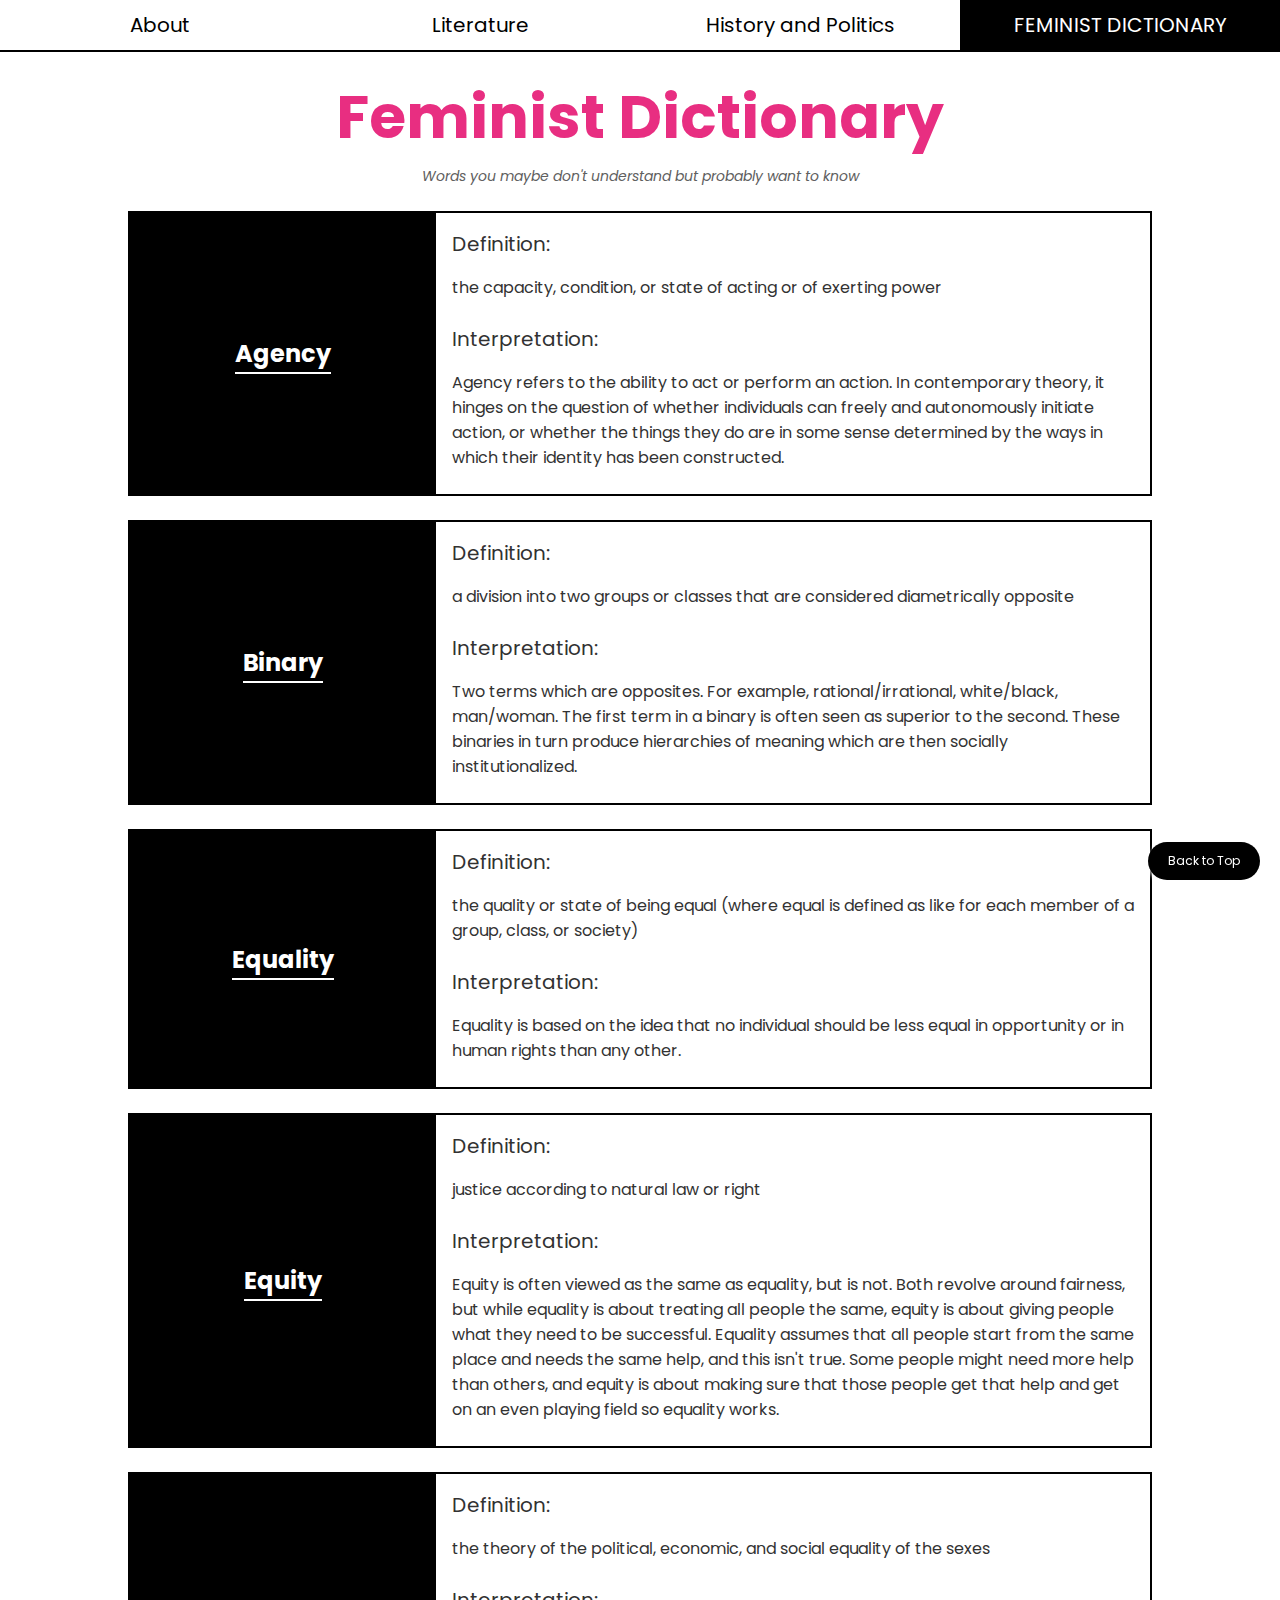
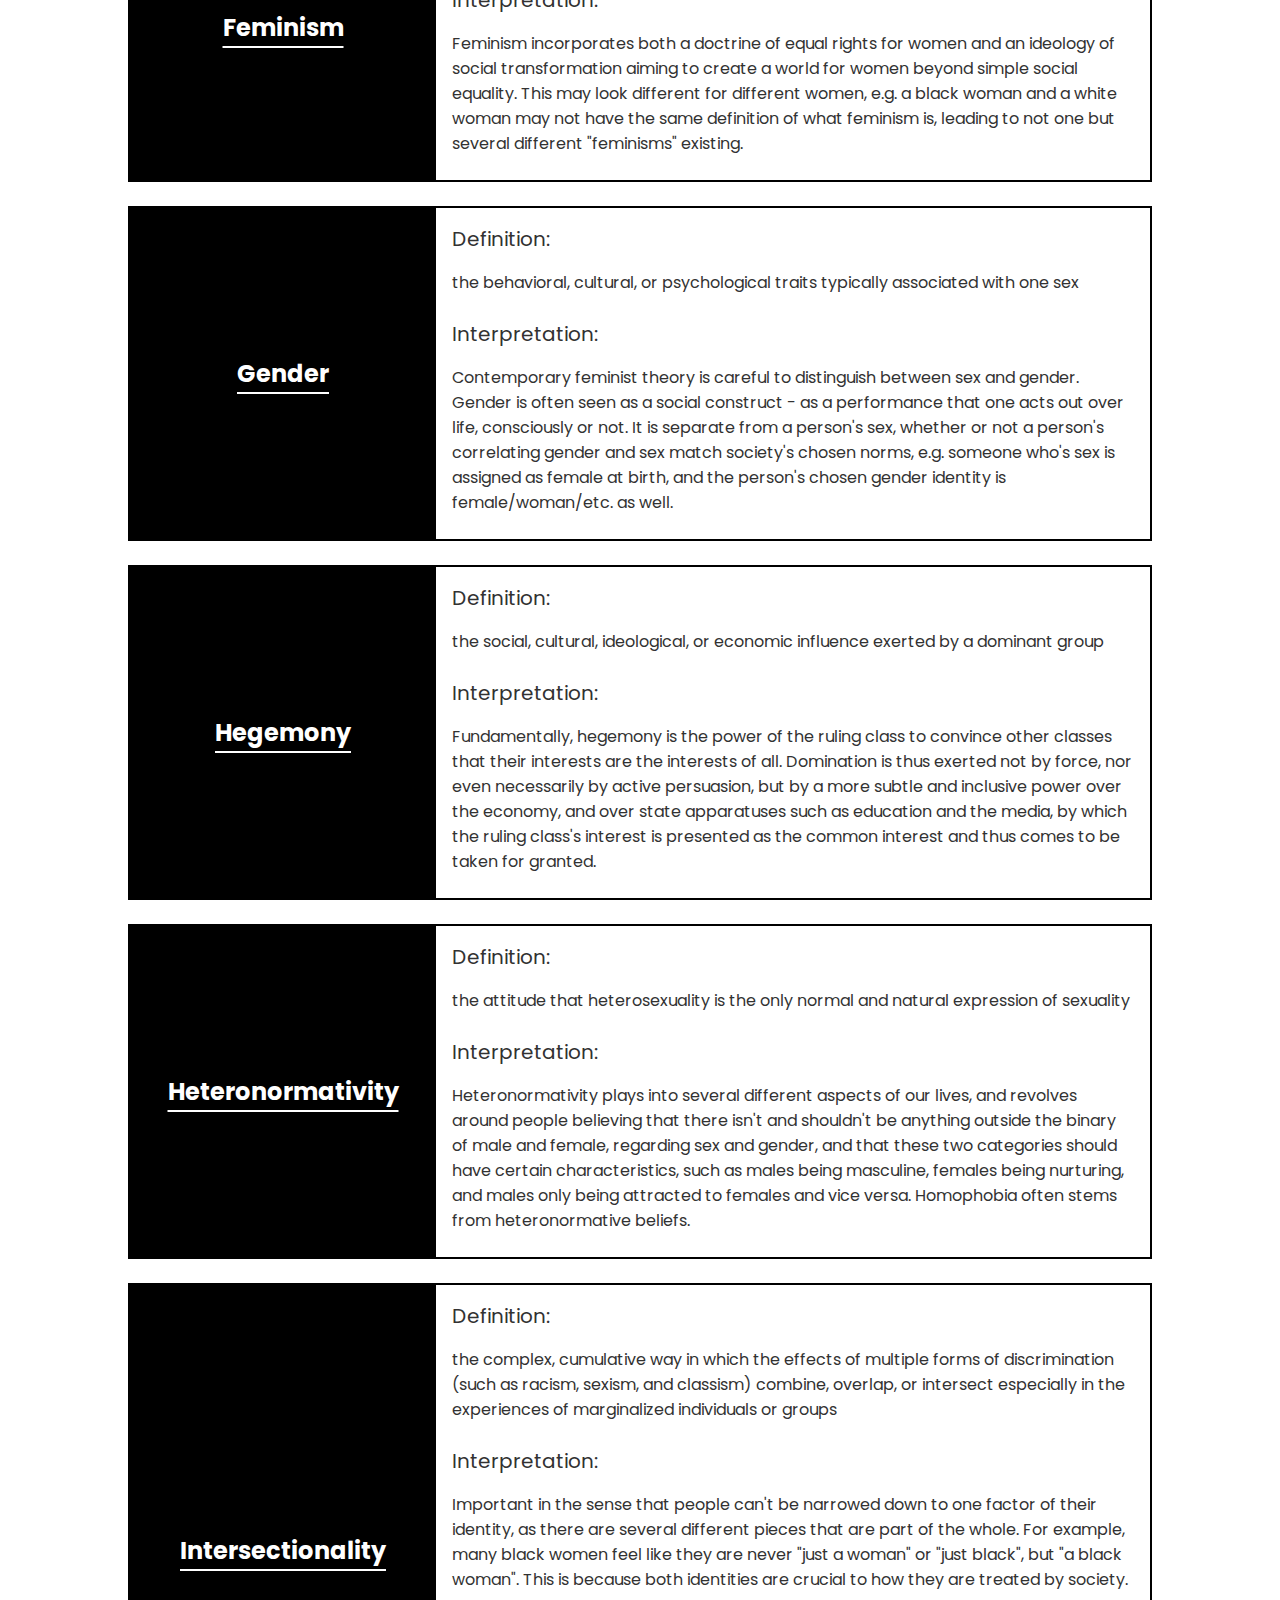
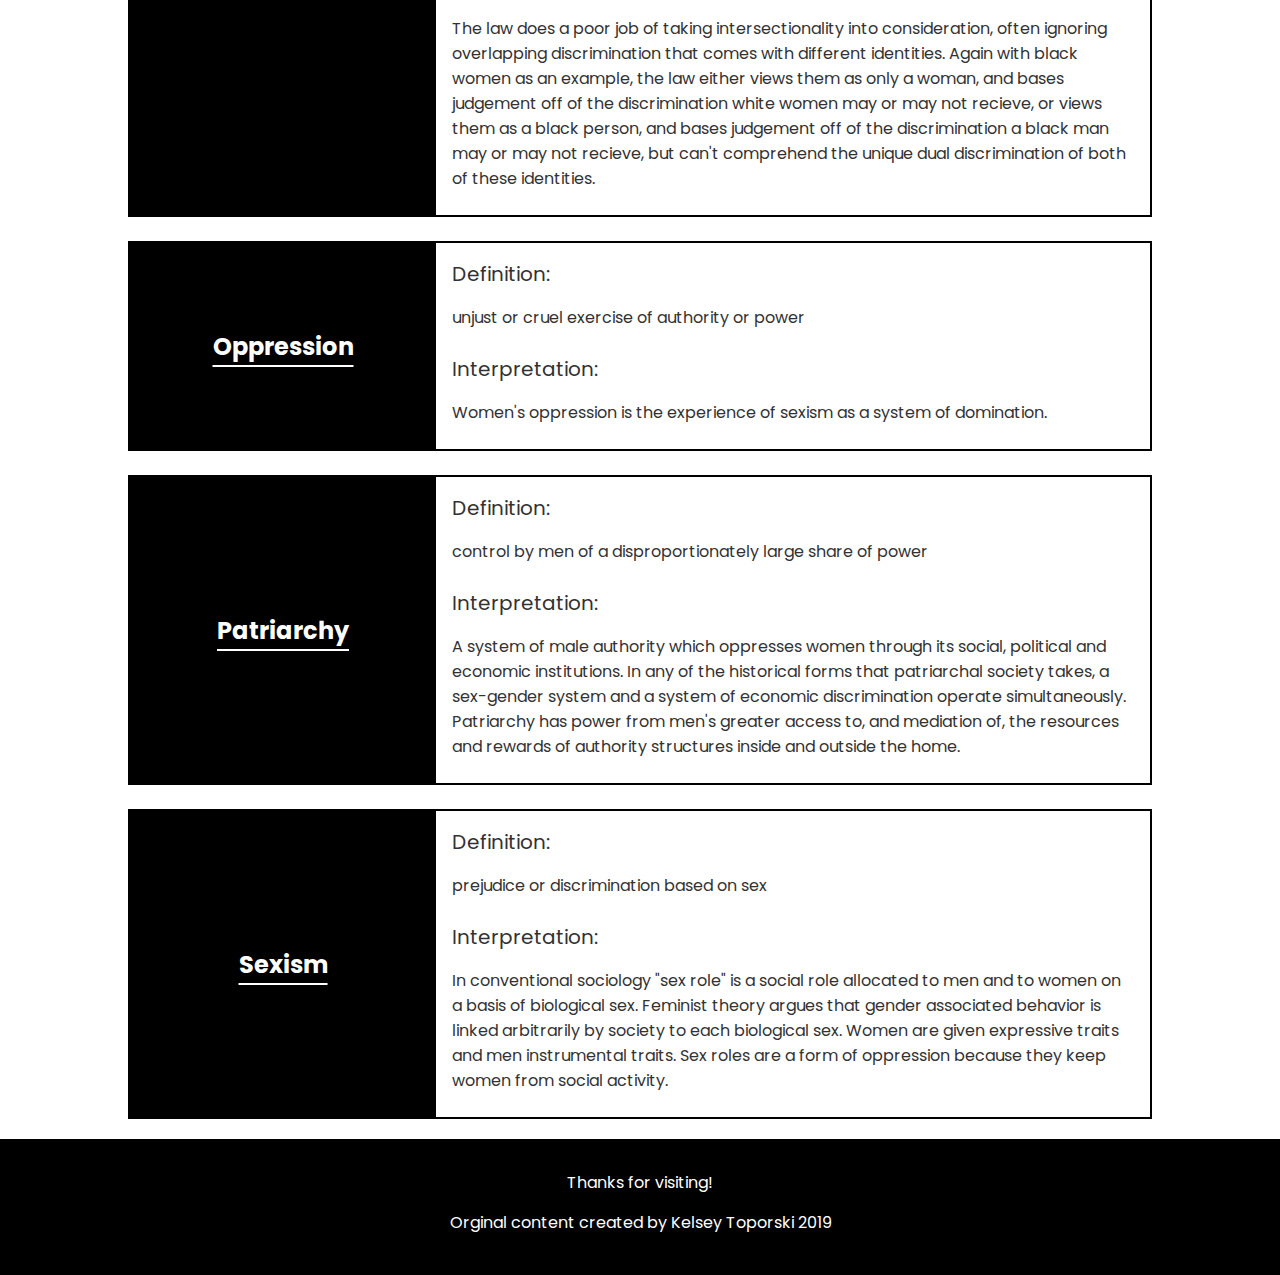
<file: femdict.html>
<!DOCTYPE html>
<html lang="en">
<head>
  <meta charset="UTF-8">

  <meta name="viewport" content="width=device-width, initial-scale=1.0">

  <!-- connects to the stylesheets -->
  <link rel="stylesheet" href="css/reset.css">
  <link rel="stylesheet" href="css/style.css">
  <!-- connect to a Google font -->  
  <link href='https://fonts.googleapis.com/css?family=Poppins' rel='stylesheet'>
  <!-- connect to a Font Aweseom font -->
  <!-- connect to a favicon -->
  <link rel="icon" href="images/pixheart.ico">

  <title>Women's Web - Dictionary</title>
</head>

<body>
  <a class="skip" href = "#mainstuff">Skip to Main Content</a>
  <header>
    <nav class="navbar">
        <ul>
          <li><a href="index.html">About</a></li>
          <li><a href="literature.html">Literature</a></li>
          <li><a href="history.html">History and Politics</a></li>
          <li><a class="current" href="femdict.html">Feminist Dictionary</a></li>
        </ul>
    </nav>
      <!-- definitions from meriam webster -->
      <!-- interpretations from
            The Dictionary of Feminist Theory - Maggie Humm,
            Key Concepts In Post-Colonial Studies - Ashcroft, Bill, Gareth Griffiths, and Helen Tiffin,
            or myself -->
      <!-- interpretation of equity from https://everydayfeminism.com/2014/09/equality-is-not-enough/ -->

    <h1>Feminist Dictionary</h1>

  </header>

  <main id="mainstuff">
      <p class="explain">Words you maybe don't understand but probably want to know</p>

      <!-- definitions from meriam webster -->
      <!-- interpretations from
            The Dictionary of Feminist Theory - Maggie Humm,
            Key Concepts In Post-Colonial Studies - Ashcroft, Bill, Gareth Griffiths, and Helen Tiffin,
            or myself -->
      <!-- interpretation of equity from https://everydayfeminism.com/2014/09/equality-is-not-enough/ -->

      <dl>
      <div>
        <dt>Agency</dt>
        <dd>Definition:
          <p>
            the capacity, condition, or state of acting or of exerting power
          </p>
        Interpretation:
          <p>
            Agency refers to the ability to act or perform an action. In contemporary theory, it hinges on the question of whether individuals can freely and autonomously initiate action, or whether the things they do are in some sense determined by the ways in which their identity has been constructed.
          </p></dd>
        </div>

        <div>
        <dt>Binary</dt>
        <dd>Definition:
          <p>
            a division into two groups or classes that are considered diametrically opposite
          </p>
        Interpretation:
          <p>
            Two terms which are opposites. For example, rational/irrational, white/black, man/woman. The first term in a binary is often seen as superior to the second. These binaries in turn produce hierarchies of meaning which are then socially institutionalized.
          </p></dd>
        </div>
        
        <div>
        <dt>Equality</dt>
        <dd>Definition:
          <p>
            the quality or state of being equal (where equal is defined as like for each member of a group, class, or society)
          </p>
        Interpretation:
          <p>
            Equality is based on the idea that no individual should be less equal in opportunity or in human rights than any other.
          </p></dd>
        </div>
        
        <div> 
        <dt>Equity</dt>
        <dd>Definition:
          <p>
            justice according to natural law or right
          </p>
        Interpretation:
          <p>
            Equity is often viewed as the same as equality, but is not. Both revolve around fairness, but while equality is about treating all people the same, equity is about giving people what they need to be successful. Equality assumes that all people start from the same place and needs the same help, and this isn't true. Some people might need more help than others, and equity is about making sure that those people get that help and get on an even playing field so equality works.
          </p></dd>
        </div>
        
        <div>
        <dt>Feminism</dt>
        <dd>Definition:
          <p>
            the theory of the political, economic, and social equality of the sexes
          </p>
        Interpretation:
          <p>
            Feminism incorporates both a doctrine of equal rights for women and an ideology of social transformation aiming to create a world for women beyond simple social equality. This may look different for different women, e.g. a black woman and a white woman may not have the same definition of what feminism is, leading to not one but several different "feminisms" existing.
          </p></dd>
        </div>
       
        <div>
        <dt>Gender</dt>
        <dd>Definition:
          <p>
            the behavioral, cultural, or psychological traits typically associated with one sex
          </p>
        Interpretation:
          <p>
            Contemporary feminist theory is careful to distinguish between sex and gender. Gender is often seen as a social construct - as a performance that one acts out over life, consciously or not. It is separate from a person's sex, whether or not a person's correlating gender and sex match society's chosen norms, e.g. someone who's sex is assigned as female at birth, and the person's chosen gender identity is female/woman/etc. as well.
          </p></dd>
        </div>
        
        <div>
        <dt>Hegemony</dt>
        <dd>Definition:
          <p>
            the social, cultural, ideological, or economic influence exerted by a dominant group
          </p>
        Interpretation:
          <p>
            Fundamentally, hegemony is the power of the ruling class to convince other classes that their interests are the interests of all.  Domination is thus exerted not by force, nor even necessarily by active persuasion, but by a more subtle and inclusive power over the economy, and over state apparatuses such as education and the media, by which the ruling class's interest is presented as the common interest and thus comes to be taken for granted.
          </p></dd>
        </div>
       
        <div> 
        <dt>Heteronormativity</dt>
        <dd>Definition:
          <p>
            the attitude that heterosexuality is the only normal and natural expression of sexuality
          </p>
        Interpretation:
          <p>
            Heteronormativity plays into several different aspects of our lives, and revolves around people believing that there isn't and shouldn't be anything outside the binary of male and female, regarding sex and gender, and that these two categories should have certain characteristics, such as males being masculine, females being nurturing, and males only being attracted to females and vice versa. Homophobia often stems from heteronormative beliefs.
          </p></dd>
        </div>
        
        <div> 
        <dt>Intersectionality</dt>
        <dd>Definition:
          <p>
            the complex, cumulative way in which the effects of multiple forms of discrimination (such as racism, sexism, and classism) combine, overlap, or intersect especially in the experiences of marginalized individuals or groups
          </p>
        Interpretation:
          <p>
            Important in the sense that people can't be narrowed down to one factor of their identity, as there are several different pieces that are part of the whole. For example, many black women feel like they are never "just a woman" or "just black", but "a black woman". This is because both identities are crucial to how they are treated by society.
          </p>
          <p>
            The law does a poor job of taking intersectionality into consideration, often ignoring overlapping discrimination that comes with different identities. Again with black women as an example, the law either views them as only a woman, and bases judgement off of the discrimination white women may or may not recieve, or views them as a black person, and bases judgement off of the discrimination a black man may or may not recieve, but can't comprehend the unique dual discrimination of both of these identities.
          </p></dd>
        </div>
           
        <div>
        <dt>Oppression</dt>
        <dd>Definition:
          <p>
            unjust or cruel exercise of authority or power
          </p>
        Interpretation:
          <p>
            Women's oppression is the experience of sexism as a system of domination.
          </p></dd>
        </div>
       
        <div>
        <dt>Patriarchy</dt>
        <dd>Definition:
          <p>
            control by men of a disproportionately large share of power
          </p>
        Interpretation:
          <p>
            A system of male authority which oppresses women through its social, political and economic institutions. In any of the historical forms that patriarchal society takes, a sex-gender system and a system of economic discrimination operate simultaneously. Patriarchy has power from men's greater access to, and mediation of, the resources and rewards of authority structures inside and outside the home.
          </p></dd>
        </div>
             
        <div>
        <dt>Sexism</dt>
        <dd>Definition:
          <p>
            prejudice or discrimination based on sex
          </p>
        Interpretation:
          <p>
            In conventional sociology "sex role" is a social role allocated to men and to women on a basis of biological sex. Feminist theory argues that gender associated behavior is linked arbitrarily by society to each biological sex. Women are given expressive traits and men instrumental traits. Sex roles are a form of oppression because they keep women from social activity.
          </p></dd>
        </div>
      </dl> 

    </main>

    <footer>
      <p class="thanks">
        Thanks for visiting! <i class="far fa-grin"></i>
      </p>
      <p>Orginal content created by Kelsey Toporski 2019</p>
    <div class="button-container">
      <a href="#top" class="tops">Back to Top</a>
    </div>
    </footer>

</body>
</html>
</file>
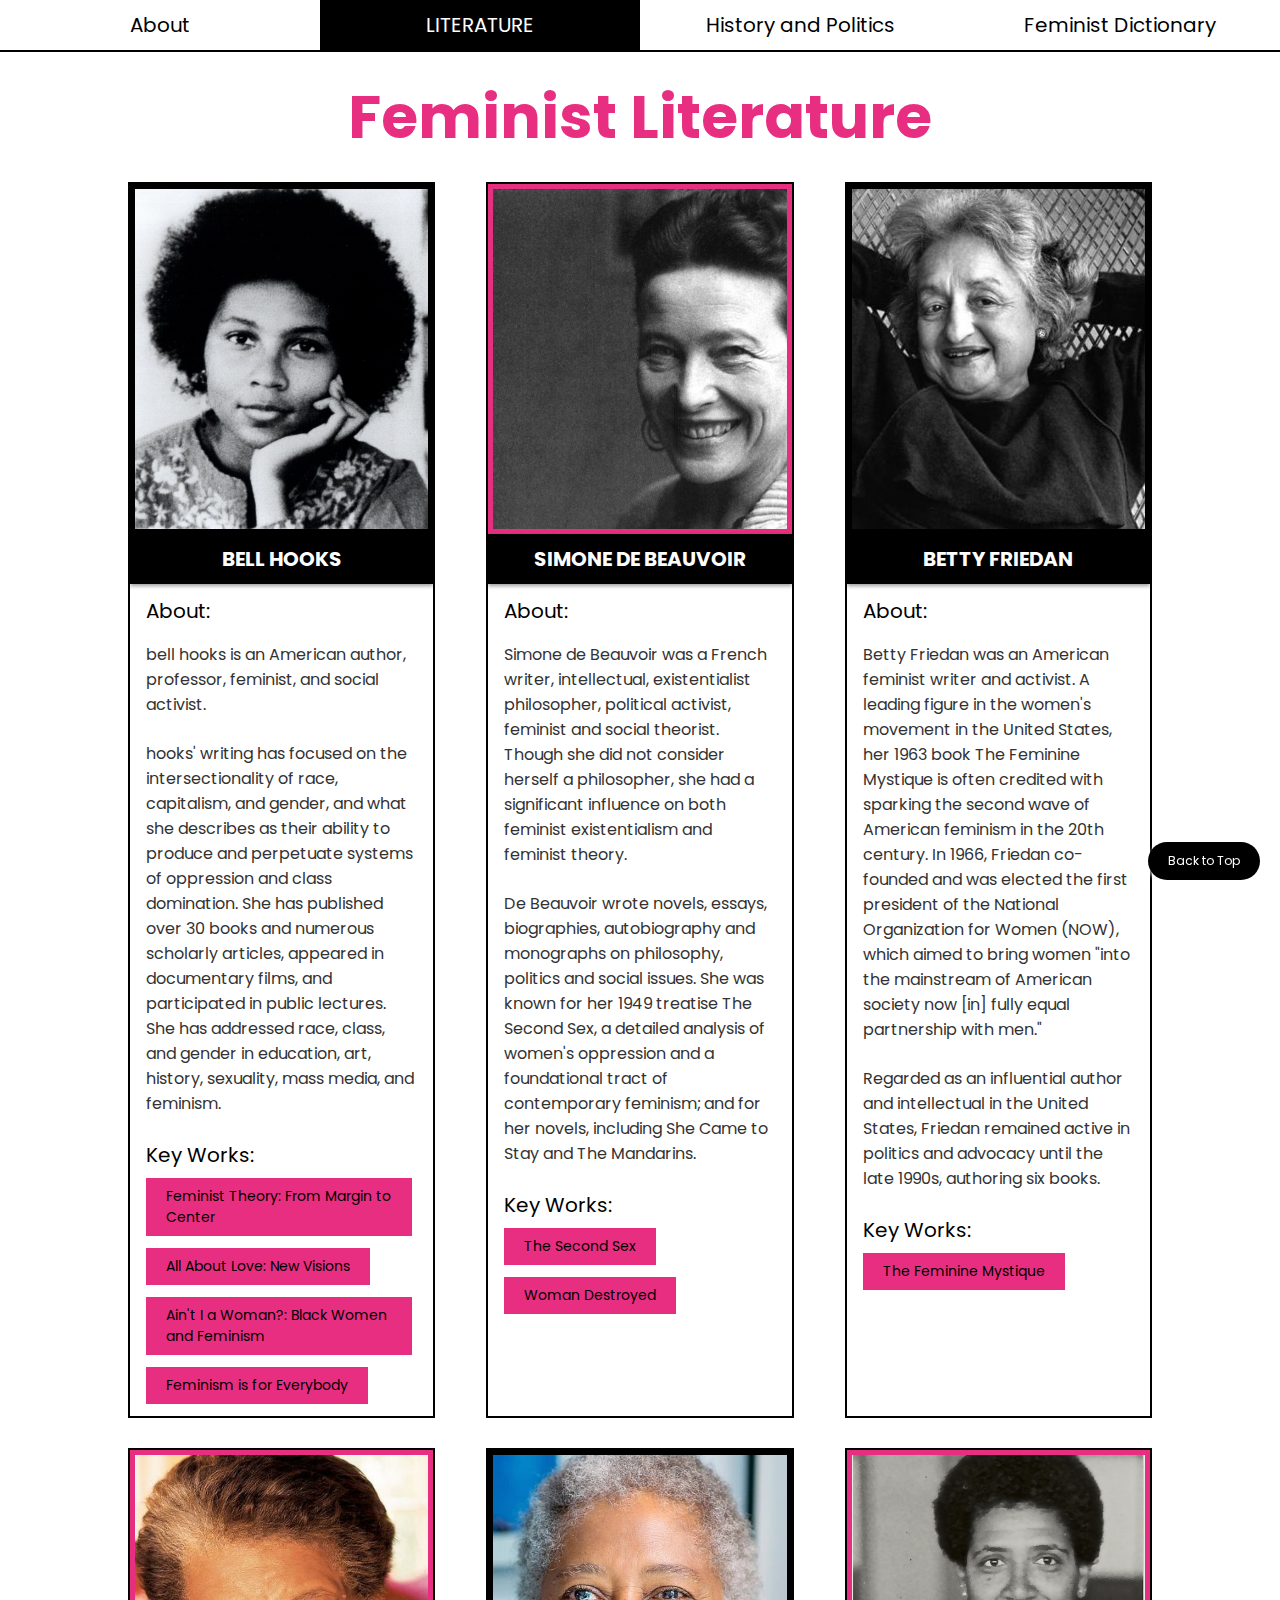
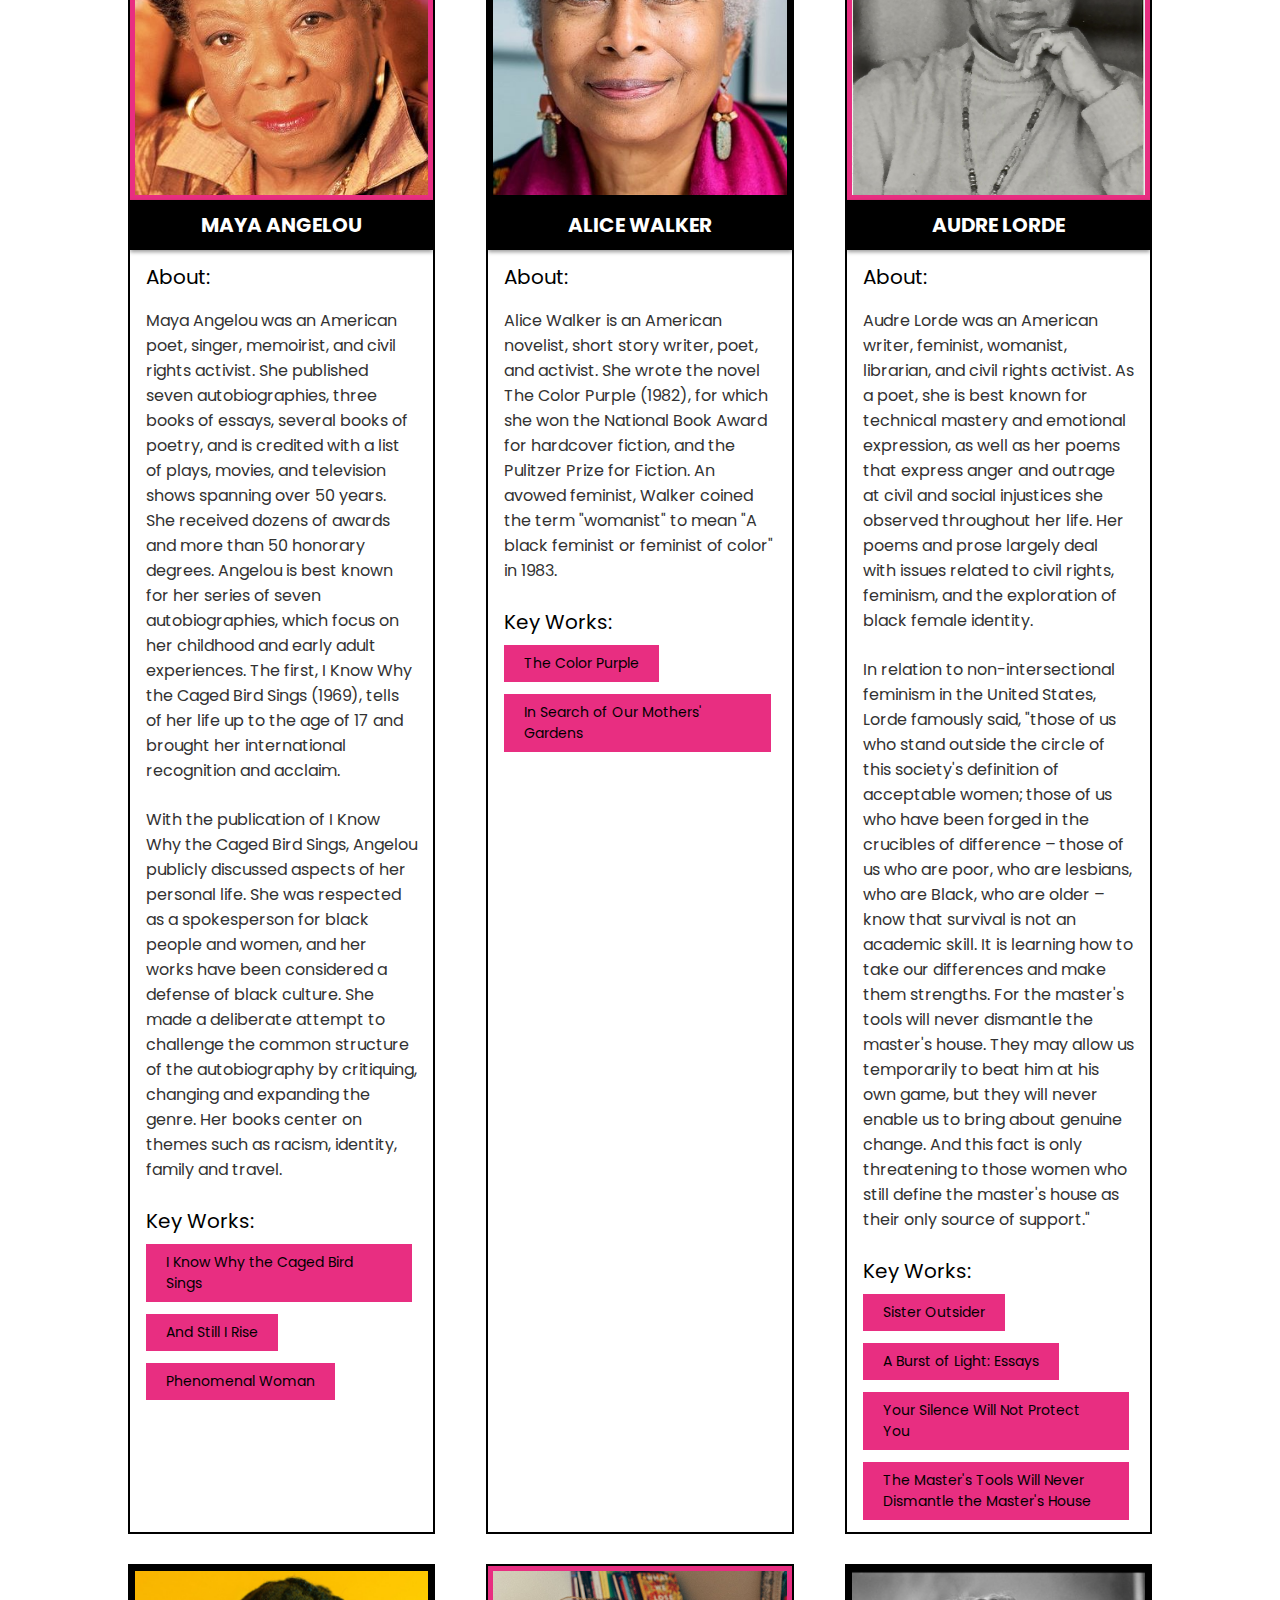
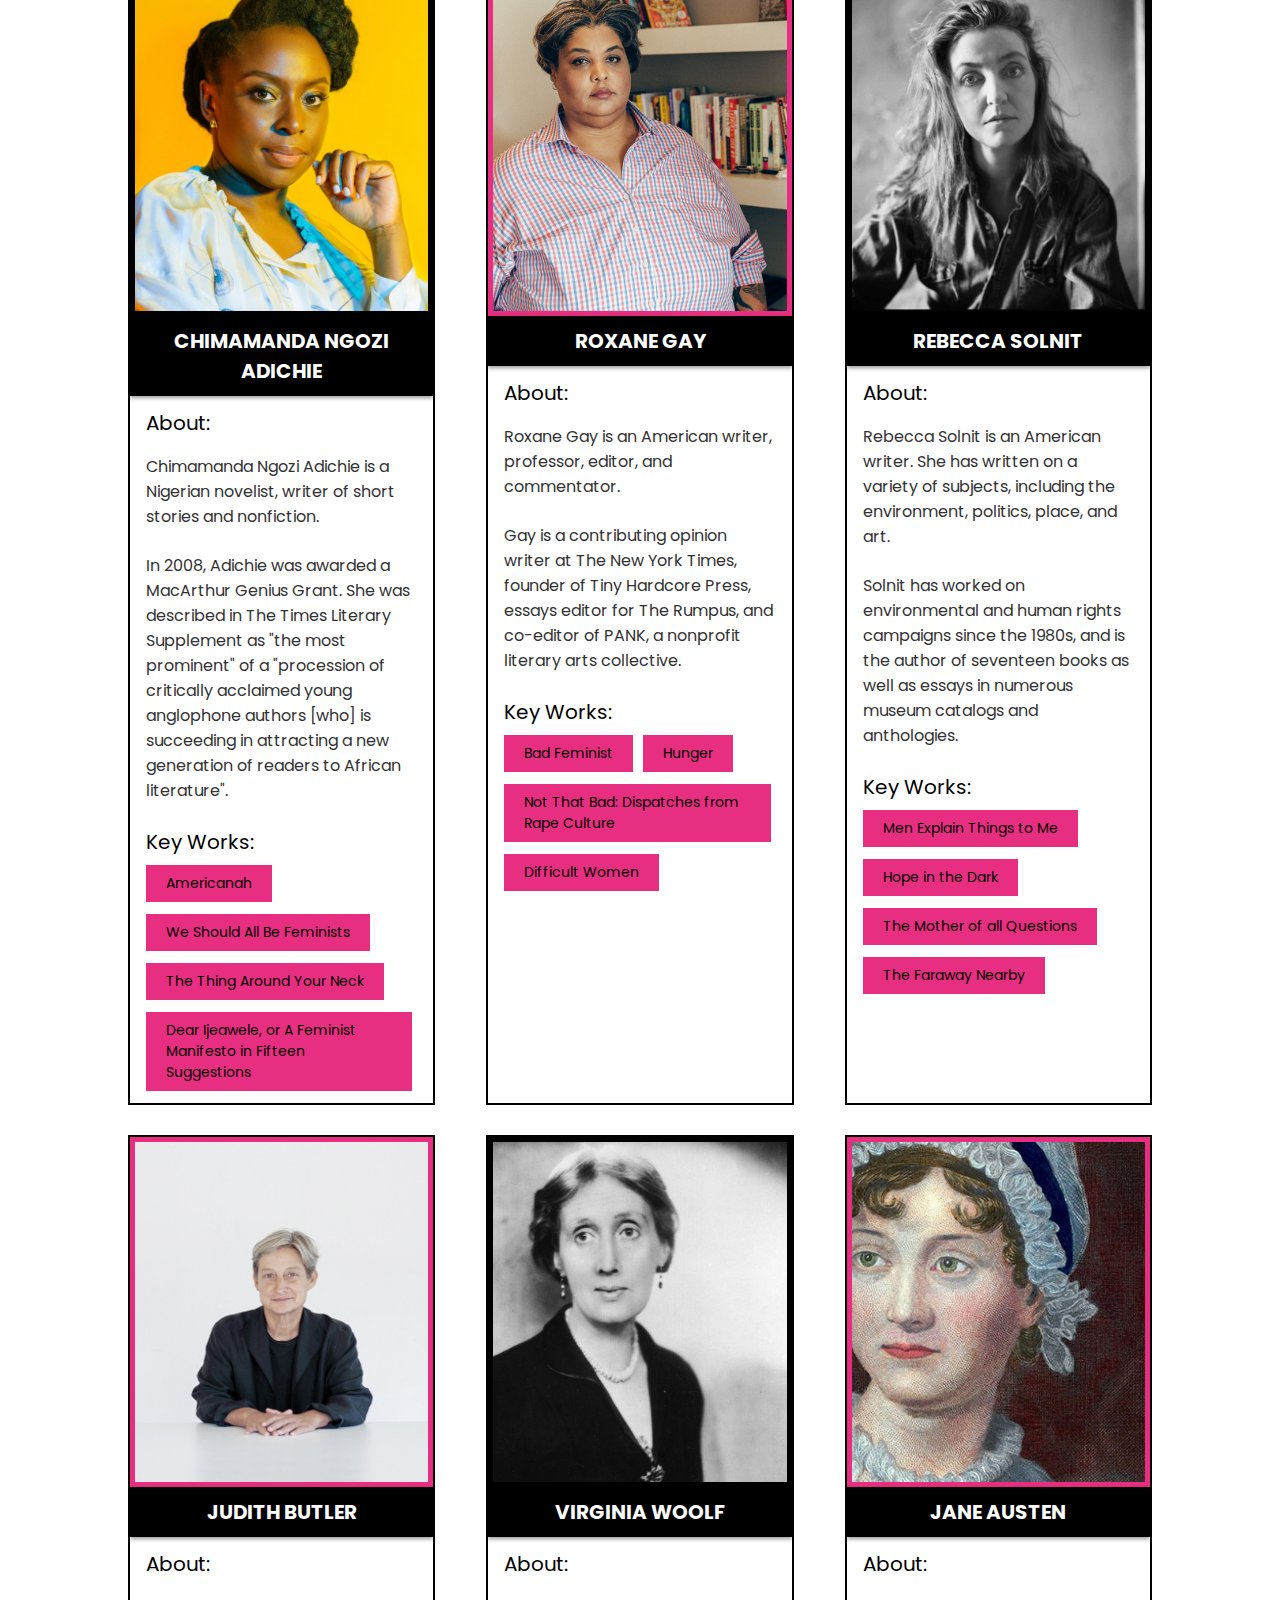
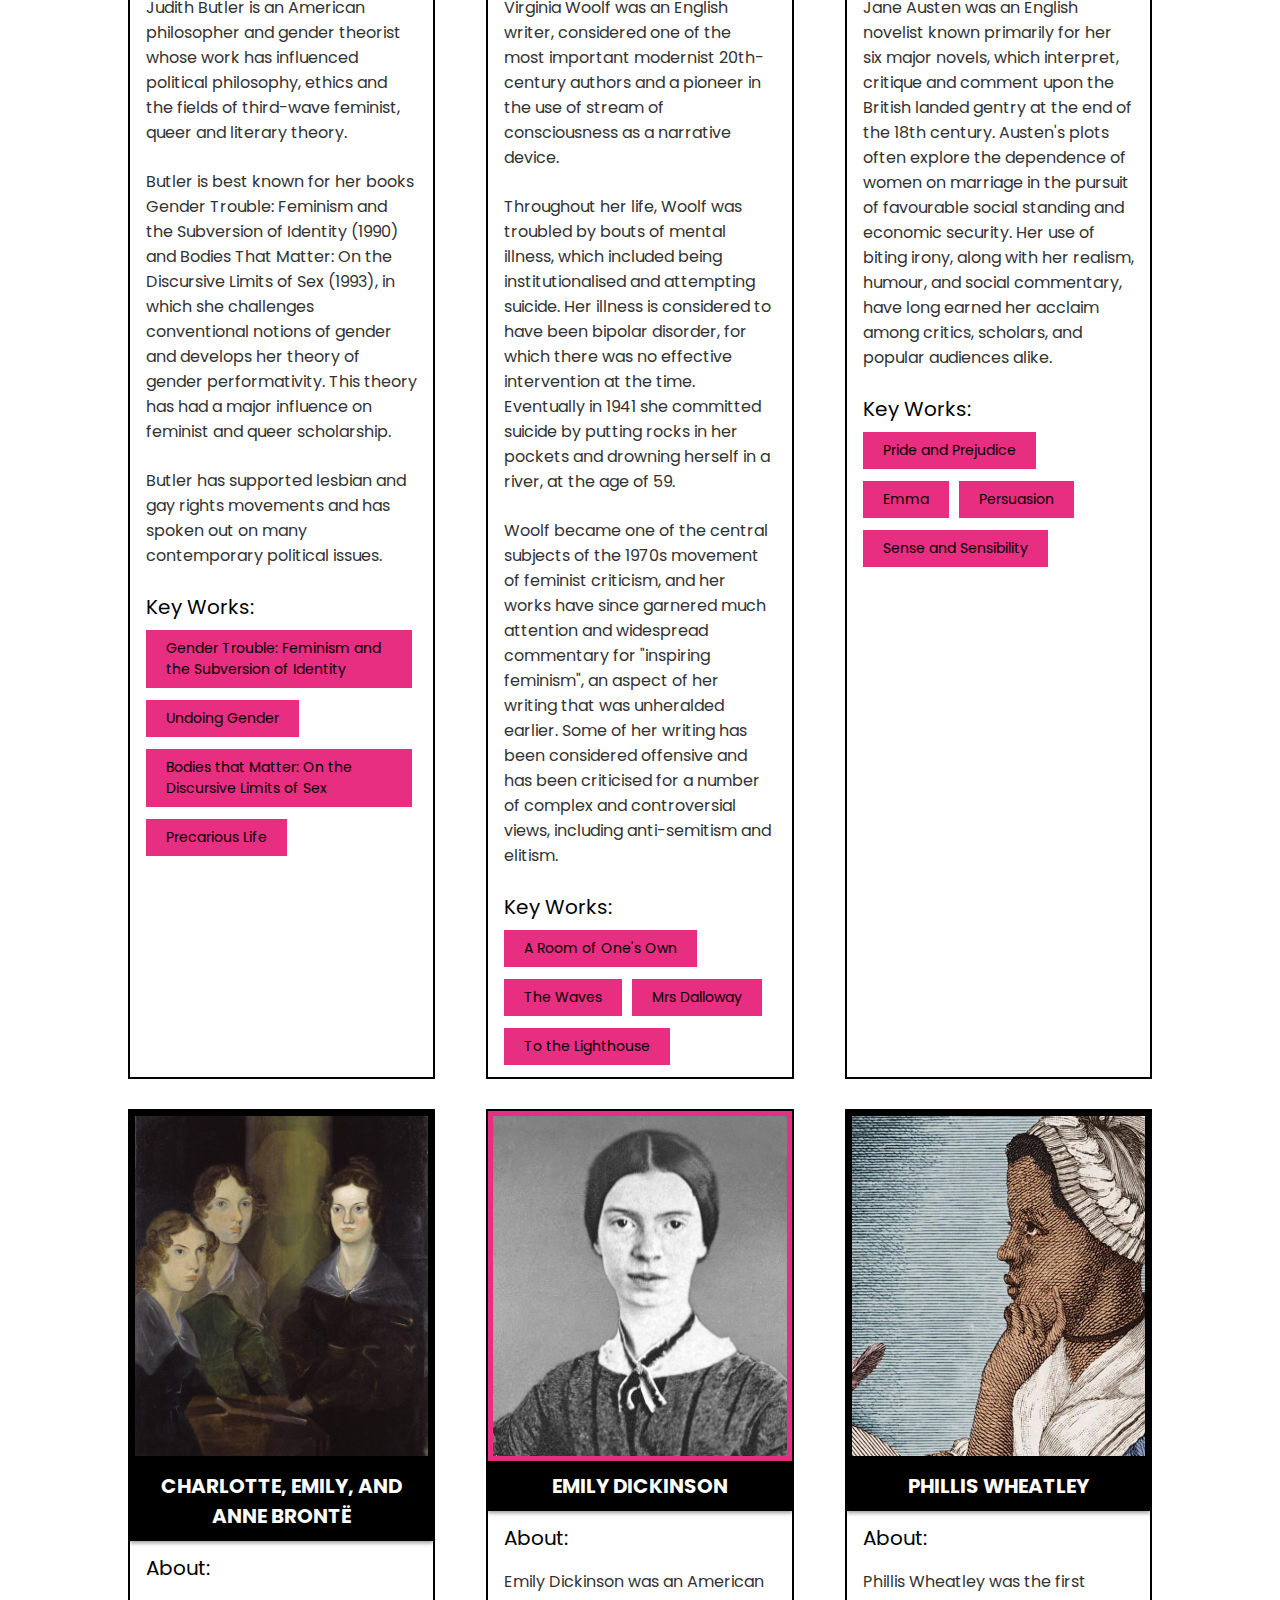
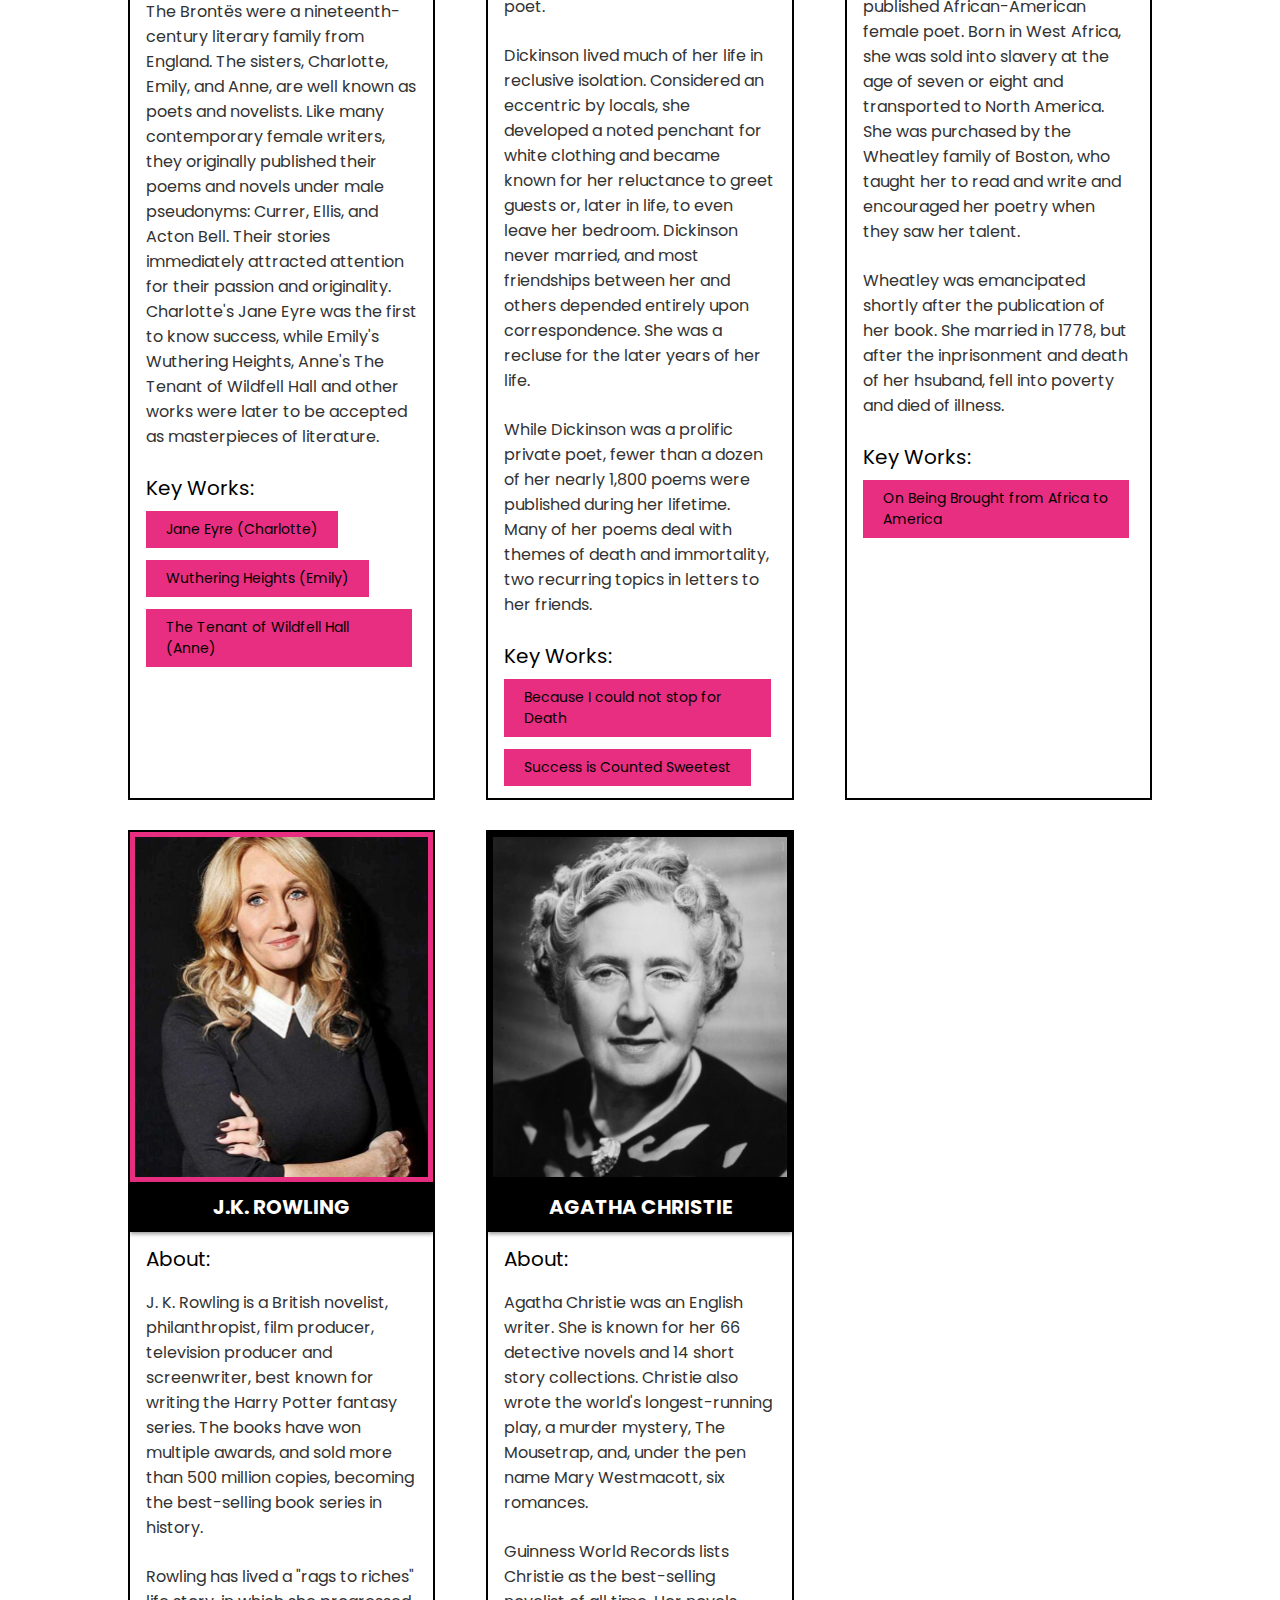
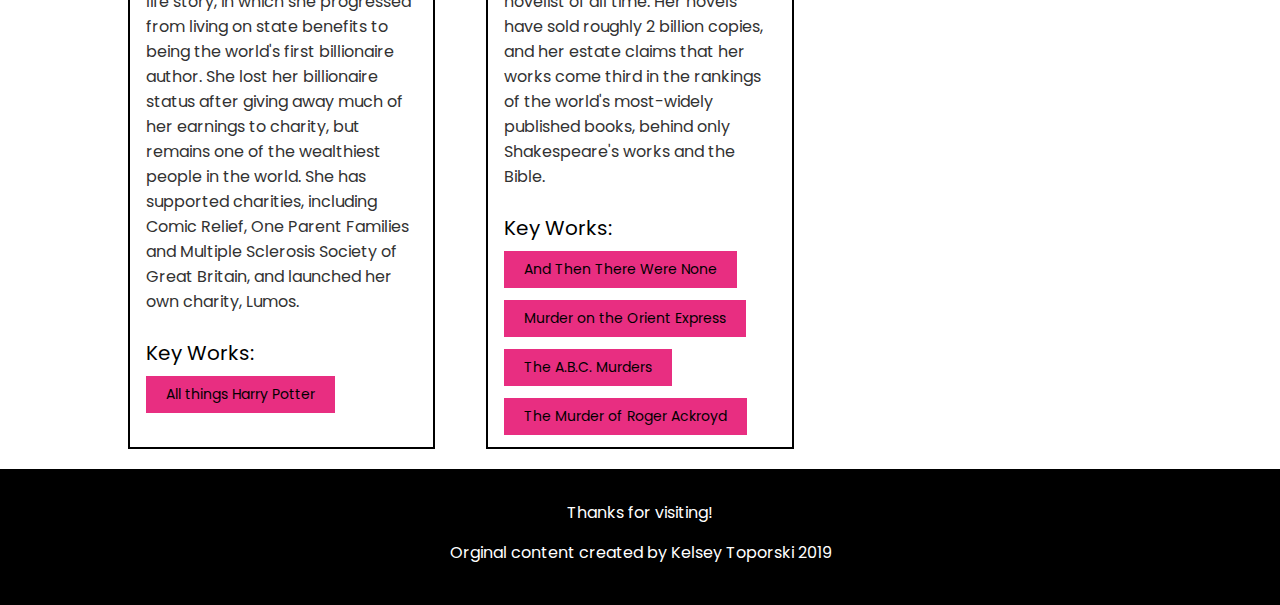
<file: literature.html>
<!DOCTYPE html>
<html lang="en">
<head>
  <meta charset="UTF-8">

  <meta name="viewport" content="width=device-width, initial-scale=1.0">

  <!-- connects to the stylesheets -->
  <link rel="stylesheet" href="css/reset.css">
  <link rel="stylesheet" href="css/style.css">
  <!-- connect to a Google font -->  
  <link href='https://fonts.googleapis.com/css?family=Poppins' rel='stylesheet'>
  <!-- connect to a Font Aweseom font -->
  <!-- connect to a favicon -->
  <link rel="icon" href="images/pixheart.ico">

  <title>Women's Web - Literature</title>
</head>

<body>
  <a class="skip" href = "#mainstuff">Skip to Main Content</a>
  <header>
    <nav class="navbar">
        <ul>
          <li><a href="index.html">About</a></li>
          <li><a class="current" href="literature.html">Literature</a></li>
          <li><a href="history.html">History and Politics</a></li>
          <li><a href="femdict.html">Feminist Dictionary</a></li>
        </ul>
    </nav>
      <!-- definitions from meriam webster -->
      <!-- interpretations from
            The Dictionary of Feminist Theory - Maggie Humm,
            Key Concepts In Post-Colonial Studies - Ashcroft, Bill, Gareth Griffiths, and Helen Tiffin,
            or myself -->
      <!-- interpretation of equity from https://everydayfeminism.com/2014/09/equality-is-not-enough/ -->

    <h1>Feminist Literature</h1>
  </header>

  <main id="mainstuff">
      <div class="grid">
      <div>
      <!-- <div id="container1" > -->
        <img src="images/bell_hooks.jpg"  width="200" alt="Image of bell hooks">
      <!-- </div> -->
      <h2>bell hooks</h2>
      
      <h3>About:</h3>
        <p>
          bell hooks is an American author, professor, feminist, and social activist.
        </p>
        <p>
          hooks' writing has focused on the intersectionality of race, capitalism, and gender, and what she describes as their ability to produce and perpetuate systems of oppression and class domination. She has published over 30 books and numerous scholarly articles, appeared in documentary films, and participated in public lectures. She has addressed race, class, and gender in education, art, history, sexuality, mass media, and feminism.
        </p>
      <h3>Key Works:</h3>
        <ul class="keywork">
          <li>Feminist Theory: From Margin to Center</li>
          <li>All About Love: New Visions</li>
          <li>Ain't I a Woman?: Black Women and Feminism</li>
          <li>Feminism is for Everybody</li>
        </ul>
      </div>
      

      <div>
      <img src="images/simone_db.jpg"  width="200" alt="Image of Simone de Beauvoir">
      <h2>Simone de Beauvoir</h2>
    <h3>About:</h3>
        <p>
          Simone de Beauvoir was a French writer, intellectual, existentialist philosopher, political activist, feminist and social theorist. Though she did not consider herself a philosopher, she had a significant influence on both feminist existentialism and feminist theory.
        </p>
        <p>
          De Beauvoir wrote novels, essays, biographies, autobiography and monographs on philosophy, politics and social issues. She was known for her 1949 treatise The Second Sex, a detailed analysis of women's oppression and a foundational tract of contemporary feminism; and for her novels, including She Came to Stay and The Mandarins.
        </p>
      <h3>Key Works:</h3>
        <ul class="keywork">
          <li>The Second Sex</li>
          <li>Woman Destroyed</li>
        </ul>
      </div>
      

      <div>
      <img src="images/betty_friedan.jpg"  width="200" alt="Image of Betty Friedan">
      <h2>Betty Friedan</h2>
      <h3>About:</h3>
        <p>
          Betty Friedan was an American feminist writer and activist. A leading figure in the women's movement in the United States, her 1963 book The Feminine Mystique is often credited with sparking the second wave of American feminism in the 20th century. In 1966, Friedan co-founded and was elected the first president of the National Organization for Women (NOW), which aimed to bring women "into the mainstream of American society now [in] fully equal partnership with men."
        </p>
        <p>
          Regarded as an influential author and intellectual in the United States, Friedan remained active in politics and advocacy until the late 1990s, authoring six books.
        </p>
      <h3>Key Works:</h3>
        <ul class="keywork">
          <li>The Feminine Mystique</li>
        </ul>
      </div>
      

      <div>
      <img src="images/maya_angelou.jpg"  width="200" alt="Image of Maya Angelou">
      <h2>Maya Angelou</h2>
      <h3>About:</h3>
        <p>
          Maya Angelou was an American poet, singer, memoirist, and civil rights activist. She published seven autobiographies, three books of essays, several books of poetry, and is credited with a list of plays, movies, and television shows spanning over 50 years. She received dozens of awards and more than 50 honorary degrees. Angelou is best known for her series of seven autobiographies, which focus on her childhood and early adult experiences. The first, I Know Why the Caged Bird Sings (1969), tells of her life up to the age of 17 and brought her international recognition and acclaim.
        </p>
        <p>
          With the publication of I Know Why the Caged Bird Sings, Angelou publicly discussed aspects of her personal life. She was respected as a spokesperson for black people and women, and her works have been considered a defense of black culture. She made a deliberate attempt to challenge the common structure of the autobiography by critiquing, changing and expanding the genre. Her books center on themes such as racism, identity, family and travel.
        </p>
      <h3>Key Works:</h3>
        <ul class="keywork"> 
          <li>I Know Why the Caged Bird Sings</li>
          <li>And Still I Rise</li>
          <li>Phenomenal Woman</li>
        </ul>
      </div>
      

      <!-- <script>
        alert("HI");
        console.log("hey good lookin");
      </script> -->

    <div>  
    <img src="images/alice_walker.jpg"  width="200" alt="Image of Alice Walker">
    <h2>Alice Walker</h2>
      <h3>About:</h3>
        <p>
          Alice Walker is an American novelist, short story writer, poet, and activist. She wrote the novel The Color Purple (1982), for which she won the National Book Award for hardcover fiction, and the Pulitzer Prize for Fiction. An avowed feminist, Walker coined the term "womanist" to mean "A black feminist or feminist of color" in 1983.
        </p>
      <h3>Key Works:</h3>
        <ul class="keywork">
          <li>The Color Purple</li>
          <li>In Search of Our Mothers' Gardens</li>
        </ul>
      </div>
      

    <div>
      <img src="images/audre_lorde.jpg"  width="200" alt="Image of Audre Lorde">
      <h2>Audre Lorde</h2>
      <h3>About:</h3>
        <p>
          Audre Lorde was an American writer, feminist, womanist, librarian, and civil rights activist. As a poet, she is best known for technical mastery and emotional expression, as well as her poems that express anger and outrage at civil and social injustices she observed throughout her life. Her poems and prose largely deal with issues related to civil rights, feminism, and the exploration of black female identity.
        </p>
        <p>
          In relation to non-intersectional feminism in the United States, Lorde famously said, "those of us who stand outside the circle of this society's definition of acceptable women; those of us who have been forged in the crucibles of difference – those of us who are poor, who are lesbians, who are Black, who are older – know that survival is not an academic skill. It is learning how to take our differences and make them strengths. For the master's tools will never dismantle the master's house. They may allow us temporarily to beat him at his own game, but they will never enable us to bring about genuine change. And this fact is only threatening to those women who still define the master's house as their only source of support."
        </p>
      <h3>Key Works:</h3>
        <ul class="keywork">
          <li>Sister Outsider</li>
          <li>A Burst of Light: Essays</li>
          <li>Your Silence Will Not Protect You</li>
          <li>The Master's Tools Will Never Dismantle the Master's House</li>
        </ul>
      </div>
      

    <div>
      <img src="images/chimamanda.jpg"  width="200" alt="Image of Chimamanda Ngozi Adichie">
      <h2>Chimamanda Ngozi Adichie</h2>
      <h3>About:</h3>
        <p>
          Chimamanda Ngozi Adichie is a Nigerian novelist, writer of short stories and nonfiction.
        </p>
        <p>
          In 2008, Adichie was awarded a MacArthur Genius Grant. She was described in The Times Literary Supplement as "the most prominent" of a "procession of critically acclaimed young anglophone authors [who] is succeeding in attracting a new generation of readers to African literature".
        </p>
      <h3>Key Works:</h3>
        <ul class="keywork">
          <li>Americanah</li>
          <li>We Should All Be Feminists</li>
          <li>The Thing Around Your Neck</li>
          <li>Dear Ijeawele, or A Feminist Manifesto in Fifteen Suggestions</li>
        </ul>
      </div>
      

      <div>
      <img src="images/roxane_gay.jpg"  width="200" alt="Image of Roxane Gay">
      <h2>Roxane Gay</h2>
      <h3>About:</h3>
        <p>
          Roxane Gay is an American writer, professor, editor, and commentator.
        </p>
        <p>
          Gay is a contributing opinion writer at The New York Times, founder of Tiny Hardcore Press, essays editor for The Rumpus, and co-editor of PANK, a nonprofit literary arts collective.
        </p>
      <h3>Key Works:</h3>
        <ul class="keywork">
          <li>Bad Feminist</li>
          <li>Hunger</li>
          <li>Not That Bad: Dispatches from Rape Culture</li>
          <li>Difficult Women</li>
        </ul>
      </div>
      

    <div>
      <img src="images/rebecca_solnit.jpg"  width="200" alt="Image of Rebecca Solnit">
      <h2>Rebecca Solnit</h2>
      <h3>About:</h3>
        <p>
          Rebecca Solnit is an American writer. She has written on a variety of subjects, including the environment, politics, place, and art.
        </p>
        <p>
          Solnit has worked on environmental and human rights campaigns since the 1980s, and is the author of seventeen books as well as essays in numerous museum catalogs and anthologies.
        </p>
      <h3>Key Works:</h3>
        <ul class="keywork">
          <li>Men Explain Things to Me</li>
          <li>Hope in the Dark</li>
          <li>The Mother of all Questions</li>
          <li>The Faraway Nearby</li>
        </ul>
      </div>
      

      <div>
      <img src="images/judith_butler.jpg"  width="200" alt="Image of Judith Butler">
      <h2>Judith Butler</h2>
      <h3>About:</h3>
        <p>
          Judith Butler is an American philosopher and gender theorist whose work has influenced political philosophy, ethics and the fields of third-wave feminist, queer and literary theory.
        </p>
        <p>
          Butler is best known for her books Gender Trouble: Feminism and the Subversion of Identity (1990) and Bodies That Matter: On the Discursive Limits of Sex (1993), in which she challenges conventional notions of gender and develops her theory of gender performativity. This theory has had a major influence on feminist and queer scholarship.
        </p>
        <p>
          Butler has supported lesbian and gay rights movements and has spoken out on many contemporary political issues.
        </p>
      <h3>Key Works:</h3>
        <ul class="keywork">
          <li>Gender Trouble: Feminism and the Subversion of Identity</li>
          <li>Undoing Gender</li>
          <li>Bodies that Matter: On the Discursive Limits of Sex</li>
          <li>Precarious Life</li>
        </ul>
      </div>
      

    <div>
      <img src="images/virginia_woolf.jpg"  width="200" alt="Image of Virginia Woolf">
      <h2>Virginia Woolf</h2>
      <h3>About:</h3>
        <p>
          Virginia Woolf was an English writer, considered one of the most important modernist 20th-century authors and a pioneer in the use of stream of consciousness as a narrative device.
        </p>
        <p>
          Throughout her life, Woolf was troubled by bouts of mental illness, which included being institutionalised and attempting suicide. Her illness is considered to have been bipolar disorder, for which there was no effective intervention at the time. Eventually in 1941 she committed suicide by putting rocks in her pockets and drowning herself in a river, at the age of 59.
        </p>
        <p>
          Woolf became one of the central subjects of the 1970s movement of feminist criticism, and her works have since garnered much attention and widespread commentary for "inspiring feminism", an aspect of her writing that was unheralded earlier. Some of her writing has been considered offensive and has been criticised for a number of complex and controversial views, including anti-semitism and elitism.
        </p>
      <h3>Key Works:</h3>
        <ul class="keywork">
          <li>A Room of One's Own</li>
          <li>The Waves</li>
          <li>Mrs Dalloway</li>
          <li>To the Lighthouse</li>
        </ul>
      </div>

      <div>
      <img src="images/jane_austen.jpg"  width="200" alt="Image of Jane Austen">
      <h2>Jane Austen</h2>
      <h3>About:</h3>
        <p>
          Jane Austen was an English novelist known primarily for her six major novels, which interpret, critique and comment upon the British landed gentry at the end of the 18th century. Austen's plots often explore the dependence of women on marriage in the pursuit of favourable social standing and economic security. Her use of biting irony, along with her realism, humour, and social commentary, have long earned her acclaim among critics, scholars, and popular audiences alike.
        </p>
      <h3>Key Works:</h3>
        <ul class="keywork">
          <li>Pride and Prejudice</li>
          <li>Emma</li>
          <li>Persuasion</li>
          <li>Sense and Sensibility</li>
        </ul>
      </div>
      

     <div>
      <img src="images/bronte_sisters.jpg"  width="200" alt="Image of Charlotte, Emily, and Anne Brontë">
      <h2>Charlotte, Emily, and Anne Brontë</h2>
      <h3>About:</h3>
        <p>
          The Brontës were a nineteenth-century literary family from England. The sisters, Charlotte, Emily, and Anne, are well known as poets and novelists. Like many contemporary female writers, they originally published their poems and novels under male pseudonyms: Currer, Ellis, and Acton Bell. Their stories immediately attracted attention for their passion and originality. Charlotte's Jane Eyre was the first to know success, while Emily's Wuthering Heights, Anne's The Tenant of Wildfell Hall and other works were later to be accepted as masterpieces of literature.
        </p>
      <h3>Key Works:</h3>
        <ul class="keywork">
          <li>Jane Eyre (Charlotte)</li>
          <li>Wuthering Heights (Emily)</li>
          <li>The Tenant of Wildfell Hall (Anne)</li>
        </ul>
      </div>
      

    <div>
      <img src="images/emily_d.jpg"  width="200" alt="Image of Emily Dickinson">
      <h2>Emily Dickinson</h2>
      <h3>About:</h3>
        <p>
          Emily Dickinson was an American poet.
        </p>
        <p>
          Dickinson lived much of her life in reclusive isolation. Considered an eccentric by locals, she developed a noted penchant for white clothing and became known for her reluctance to greet guests or, later in life, to even leave her bedroom. Dickinson never married, and most friendships between her and others depended entirely upon correspondence. She was a recluse for the later years of her life.
        </p>
        <p>
          While Dickinson was a prolific private poet, fewer than a dozen of her nearly 1,800 poems were published during her lifetime. Many of her poems deal with themes of death and immortality, two recurring topics in letters to her friends.
        </p>
      <h3>Key Works:</h3>
        <ul class="keywork">
          <li>Because I could not stop for Death</li>
          <li>Success is Counted Sweetest</li>
        </ul>
      </div>
      

     <div> 
      <img src="images/phillis_w.jpg"  width="200" alt="Image of Phillis Wheatley">
      <h2>Phillis Wheatley</h2>
      <h3>About:</h3>
        <p>
          Phillis Wheatley was the first published African-American female poet. Born in West Africa, she was sold into slavery at the age of seven or eight and transported to North America. She was purchased by the Wheatley family of Boston, who taught her to read and write and encouraged her poetry when they saw her talent.
        </p>
        <p>
          Wheatley was emancipated shortly after the publication of her book. She married in 1778, but after the inprisonment and death of her hsuband, fell into poverty and died of illness.
        </p>
      <h3>Key Works:</h3>
        <ul class="keywork">
          <li>On Being Brought from Africa to America</li>
        </ul>
      </div>
      

    <div>
      <img src="images/jk_rowling.jpg"  width="200" alt="Image of J.K. Rowling">
      <h2>J.K. Rowling</h2>
      <h3>About:</h3>
        <p>
          J. K. Rowling is a British novelist, philanthropist, film producer, television producer and screenwriter, best known for writing the Harry Potter fantasy series. The books have won multiple awards, and sold more than 500 million copies, becoming the best-selling book series in history.
        </p>
        <p>
          Rowling has lived a "rags to riches" life story, in which she progressed from living on state benefits to being the world's first billionaire author. She lost her billionaire status after giving away much of her earnings to charity, but remains one of the wealthiest people in the world. She has supported charities, including Comic Relief, One Parent Families and Multiple Sclerosis Society of Great Britain, and launched her own charity, Lumos.
        </p>
      <h3>Key Works:</h3>
        <ul class="keywork">
          <li>All things Harry Potter</li>
        </ul>
      </div>
      

    <div>
      <img src="images/agatha.jpg"  width="200" alt="Image of Agatha Christie">
      <h2>Agatha Christie</h2>
      <h3>About:</h3>
        <p>
          Agatha Christie was an English writer. She is known for her 66 detective novels and 14 short story collections. Christie also wrote the world's longest-running play, a murder mystery, The Mousetrap, and, under the pen name Mary Westmacott, six romances.
        </p>
        <p>
          Guinness World Records lists Christie as the best-selling novelist of all time. Her novels have sold roughly 2 billion copies, and her estate claims that her works come third in the rankings of the world's most-widely published books, behind only Shakespeare's works and the Bible.
        </p>
      <h3>Key Works:</h3>
        <ul class="keywork">
          <li>And Then There Were None</li>
          <li>Murder on the Orient Express</li>
          <li>The A.B.C. Murders</li>
          <li>The Murder of Roger Ackroyd</li>
        </ul>
    </div>
    </div>
      
    </main>
    <footer>
      <p class="thanks">
        Thanks for visiting! <i class="far fa-grin"> </i>
      </p>
      <p>Orginal content created by Kelsey Toporski 2019</p>
    <div class="button-container">
      <a href="#top" class="tops">Back to Top</a>
    </div>
    </footer>
  </body>
</html>
</file>
<file: css/style.css>
body{
    font-family: "Poppins", sans-serif;
    color: #323232;
	background-color: white;
	font-size: 125%;
}

.options{
    display: flex;
    justify-content: center;
    margin-top: 8px;
    margin-bottom: 24px;
}

#whitebg{
    background: white;
    padding: 5px 10px;
    border: 2px solid black;
    margin-right: 16px;
}

#pinkbg{
    background: #ffe2e6;
    padding: 5px 10px;
    border: 2px solid black;
}

main{
    padding: 20px 0px;
    padding-left: 10%;
    padding-right: 10%;
}

.explain{
    color: #606060;
    text-align: center;
    font-weight: light;
    font-style: italic;
    font-size: 14px;
    margin-top: -16px;
}

a:visited{
    color: black;
    border-style: solid;
    text-decoration-line: none;
}


nav a{
    text-decoration: none;
}

nav a.current{
    text-transform: uppercase;
    /* text-decoration-line: underline;
    text-underline-offset: 10px;
    text-decoration-style: solid; */
    background-color: black;
    color: white;
}

.navbar ul{
    margin: 0;
    padding: 0;
    background: white;
    /* border: solid black 2px; */
    border-bottom: solid black 2px;
    display: grid;
    grid-template-columns: repeat(4, 1fr);
    grid-template-rows: 1fr;
    justify-content: center;
    align-content: center;
} 

li{
    display: inline-block;
}

li a{
    display: block;
    color: black;
    text-align: center;
    padding: 10px 15px;
    text-decoration: none;
}

img{
    width: 100%;
    height: 350px;
    object-fit: cover;
    object-position: center;
    display: block;
    margin-left: auto;
    margin-right: auto;
}

a{
    color: black;
}

.main-intro{
    position: relative;
}

.grid{
    display: grid;
    width: 100%;
    align-content: center;
    justify-content: space-between;
    grid-template-columns: 30% 30% 30%;
    overflow: hidden;
    grid-gap: 30px;
    margin: 0 auto;
}

.grid div{
    position: relative;
    background-color: white;
    border: 2px solid black;
    grid-template-rows: 350px 1fr;
    overflow: hidden;
    /* padding: 0px 24px; */
}

.grid div img{
    grid-row: 1 / 2;
    width: 100%;
    height: 350px;
    display: grid;
    margin-left: auto;
    margin-right: auto;
    padding: 0px;
    overflow: hidden;
    z-index: -1;
}

.grid div:nth-child(2n+1) img{
    border: 5px solid black;
}

.grid div:nth-child(2n) img{
    border: 5px solid #e82e81;
}

.grid img:hover {
    transform: scale(1.2);
    overflow: hidden;
    transition: transform 0.3s ease-in-out;
}

.grid h2{
    position: relative;
    background: black;
    color: white;
    font-weight: bold;
    font-size: 20px;
    padding: 10px;
    text-transform: uppercase;
    text-align: center;
    box-shadow: 0 2px 4px rgba(0, 0, 0, 0.4);
}

.grid h3,.keywork{
    margin-left: 16px;
    margin-right: 16px;
}

.grid p{
    margin-left: 16px;
    margin-right: 16px;
}

h1{
    font-size: 60px;
    font-weight: bold;
    text-align: center;
    color:#e82e81;
    margin-top: 20px;
}

.main-h1{
    position: absolute;
    text-transform: uppercase;
    margin-top: 0px;
    font-style: italic;
    top: 50%;
    left: 50%;
    padding: 50px;
    transform: translate(-50%, -50%);
    color: white;
    text-align: center;
    background-color: black;
    padding: 0px 20px 10px;
  }

.main-link{
    font-weight: bold;
    font-size: 20px;
    color: black;
    background: none;
    box-shadow: none;
    text-align: left;
    padding: 0px;
    margin-bottom: 10px;
    color: black;
    text-decoration: underline;
    text-underline-offset: 10px;
    text-transform:uppercase;
}

.main-link {
    transition: all 0.3s ease-in-out;
  }

.main-link:hover {
    color: #e82e81;
    letter-spacing: 1px;
}

h3{
    font-size: 20px;
    margin-top: 12px;
    margin-bottom: 8px;
    color: black;
}

p{
    margin-top: 16px;
    margin-bottom: 24px;
    font-size: 16px;

}

/* img:nth-of-type(even){
    border: 3px solid black;
}

img:hover{
    background-color: black;
} */

dl{
    display: grid;
    grid-gap: 24px;
}

dl div{
    display: grid;
    grid-template-columns: 30% 70%;
    border: 2px black solid;
}

dl div dt{
    display: flex;
    column-span: 1/2;
    font-size: 24px;
    font-weight: bold;
    color: white;
    text-decoration: underline;
    text-underline-offset: 10px;
    background: black;
    justify-content: center;
    align-items: center;
}

dt:hover {
    color: #e82e81;
    letter-spacing: 1px;
    text-transform: uppercase;
}

dl div dd{
    grid-column: 2/4;
    margin: 16px 16px 0px 16px;
}

.keywork li{
    border: #e82e81 solid 2px;
    background: #e82e81;
    color: black;
    font-size: 14px;
    padding: 6px 18px;
    /* border-radius: 24px; */
    /* margin-top: 10px; */
    margin-right: 5px;
    margin-bottom: 12px;
}

footer{
    background-color: black;
    margin: 0px;
    padding: 20px 200px 20px;
}

footer p{
    color: white;
    line-height: 1;
    text-align: center;
    margin-top: 16px;
}

.skip{
    position: absolute;
    left: -1000px;
}

a.tops{
    position: fixed;
    bottom: 20px;
    text-decoration: none;
    right: 20px;
    color: white;
    font-size: 12px;
    background: black;
    box-shadow: 0 2px 4px white;
    border-radius: 30px;
    padding: 10px 20px;
}

a.skip:focus{
    top: 0px;
    left: 0px;
    background: #e82e81;
    outline: none;
    padding: 10px 20px;
    color: black;
    border: 1px solid #e82e81;
  }

@media screen and (max-width: 990px){
    li a{
        font-size: 90%;
        padding: 10px 5px;
    }
}

@media screen and (max-width: 970px){

    a.skip:focus{
        top: 0px;
        left: 0px;
        background: #e82e81;
        outline: none;
        padding: 10px 20px;
        font-size: 90%;
        color: white;
        border: 1px solid #e82e81;
    }

    .grid li{
        display: inline-block;
    }

    li{
        border-bottom: none;
    }

    a:visited{
        text-decoration: none;
    }

    .grid{
        display: grid;
        align-content: center;
        justify-content: space-evenly;
        grid-template-columns: 47% 47%;
        overflow: hidden;
        grid-gap: 30px;
        margin: 0 auto;
    }

    a.tops{
        position: fixed;
        bottom: 12px;
        left: 50%;
        transform: translateX(-50%);
        width: 112px;
    }

    .thanks{
        height: 1;
        font-size: 70%;
        margin-bottom: 0px;
    }

    footer p{
        font-size: 70%;
        margin-bottom: 48px;
    }

}

@media screen and (max-width: 822px){
    .navbar ul{
        display: flex;
        flex-direction: column;
        border-bottom: 0px solid black;
    }
    li{
        border-bottom: solid black 2px;
    }


dl div{
    display: grid;
    grid-template-columns: 50% 50%;
    border: 2px black solid;
}
}


@media screen and (max-width: 640px){
/* for mobile version */

    .grid{
        display: flex;
        flex-direction: column;
    }

    .grid li{
        display: inline-block;
    }

    li{
        border-bottom: solid black 2px;
    }

    .navbar ul{
        display: flex;
        flex-direction: column;
        border: 0px solid black;
    }

    h1{
        font-size: 32px;
        text-align: center;
        margin-bottom: 16px;
    }

    .keywork li{
        font-size: 14px;
    }

    .indeximg{
        width: 100%;
        height: 250px;
        object-fit: cover;
        object-position: center;
    }

    a.tops{
        position: fixed;
        bottom: 16px;
        left: 50%;
        right: 0px;
        transform: translateX(-50%);
        display: block;
        text-align: center;
        color: #fff;
        font-size: 14px;
        width: 130px;
    }


    dl{
        display: grid;
        grid-template-columns: 1fr;
        justify-content: space-between;
        margin-right: 0px;
        grid-gap: 24px;
    }

    dl div{
        display: block;
        border: 2px black solid;
    }

    dl div dt{
        color: white;
        background: black;
        margin-bottom: 0px;
        margin-top: 0px;
        text-align: center;
        padding: 40px;
    }

    dl dd{
        margin: 16px 16px;
    }

    p{
        margin-top: 16px;
    }

    .explain{
        margin-top: 0px;
        margin-bottom: 24px;
    }

    footer{
        background-color: black;
        padding: 10px 10px 30px 10px;
    }

    footer p{
        text-align: center;
        font-size: 14px;
    }
}

@media screen and (prefers-reduced-motion: reduce){

    html{
      scroll-behavior: auto;
    }
  
    .main-link {
        transition: none;
    }

    .grid img:hover{
        transition: none;
    }
  }
</file>
